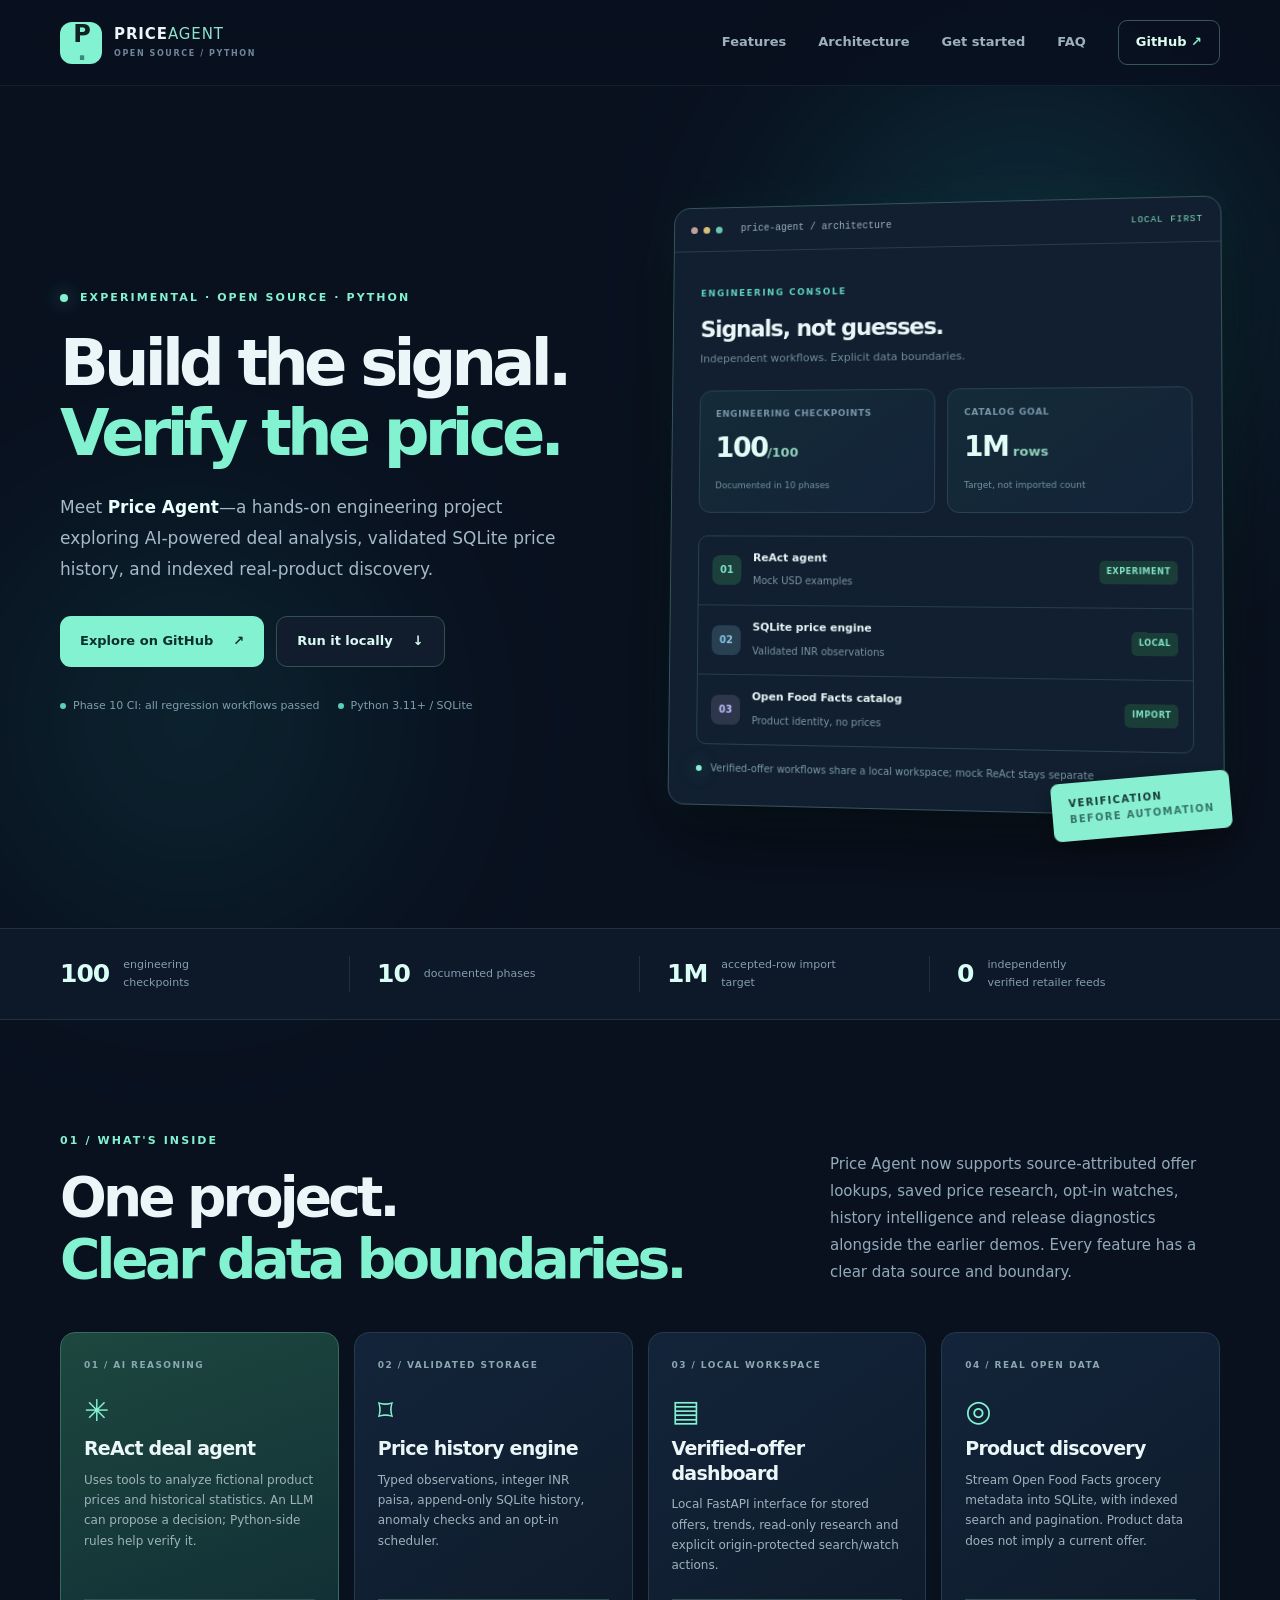
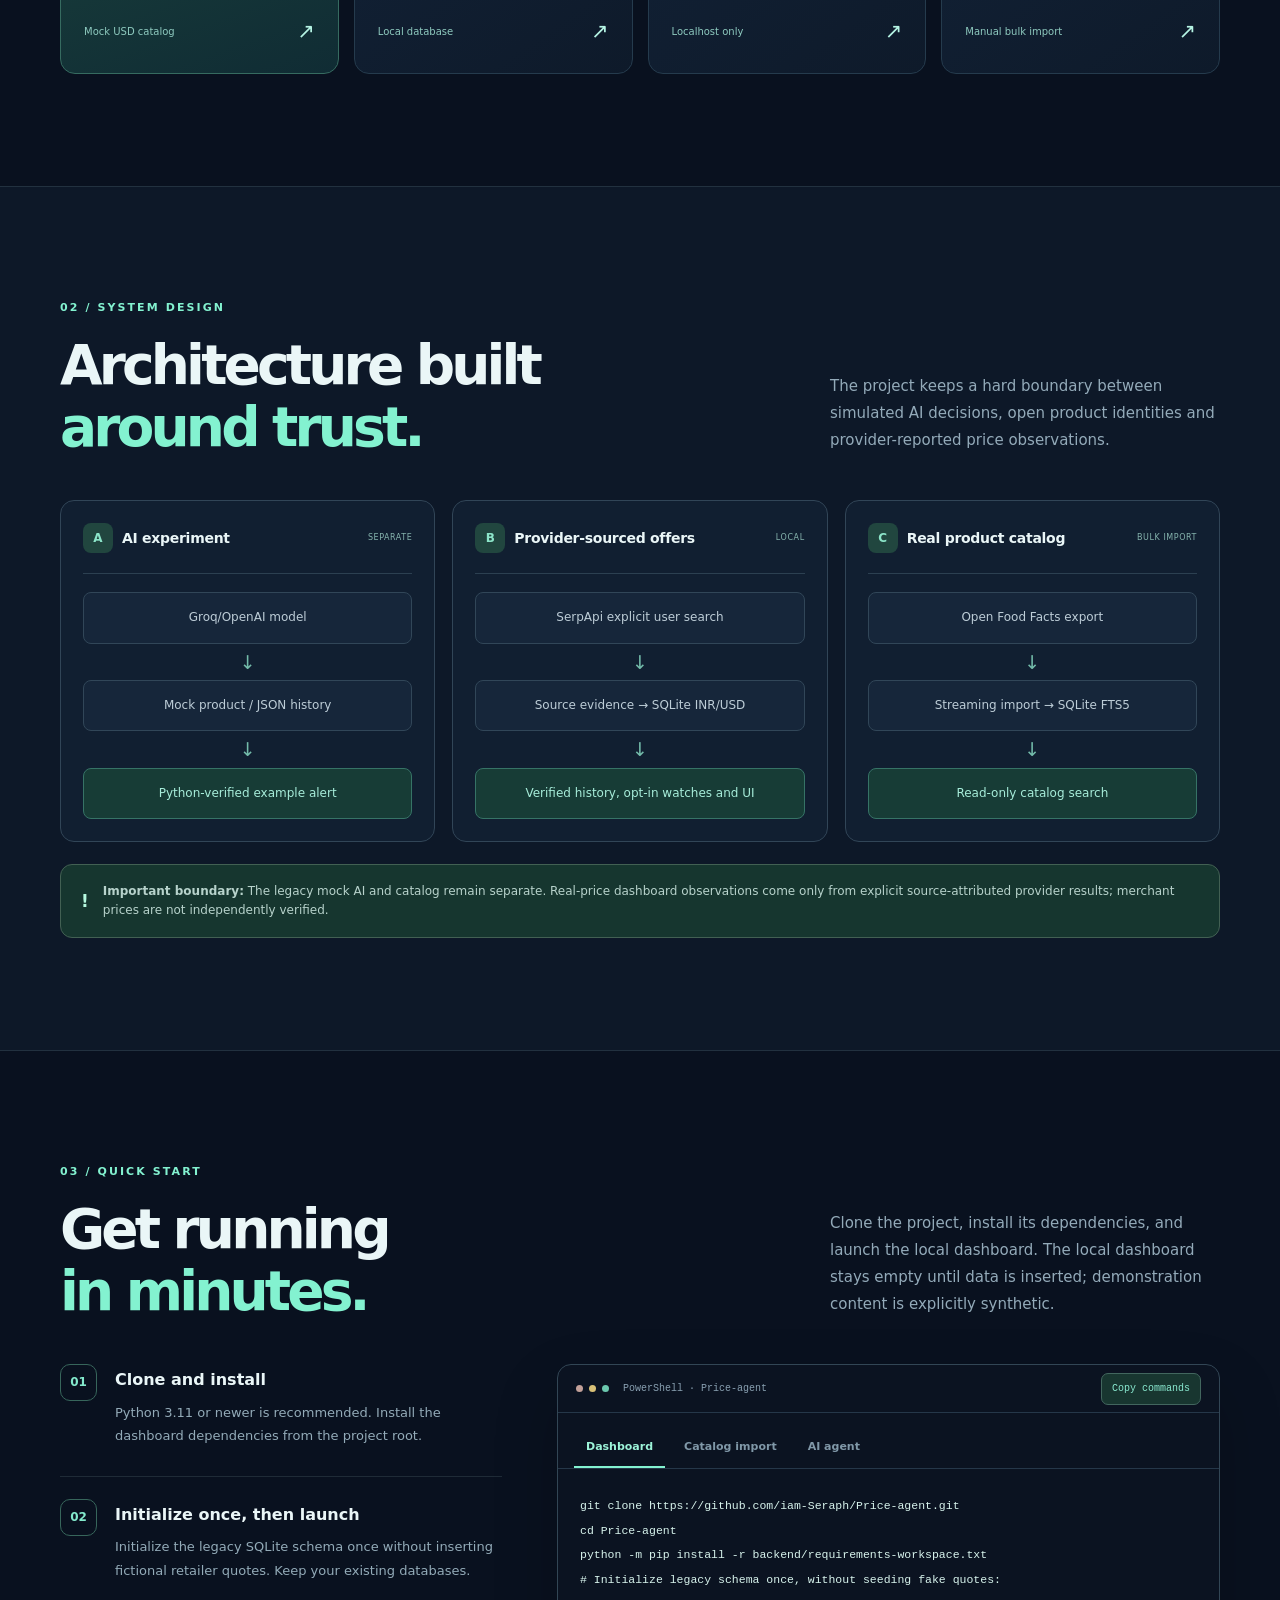
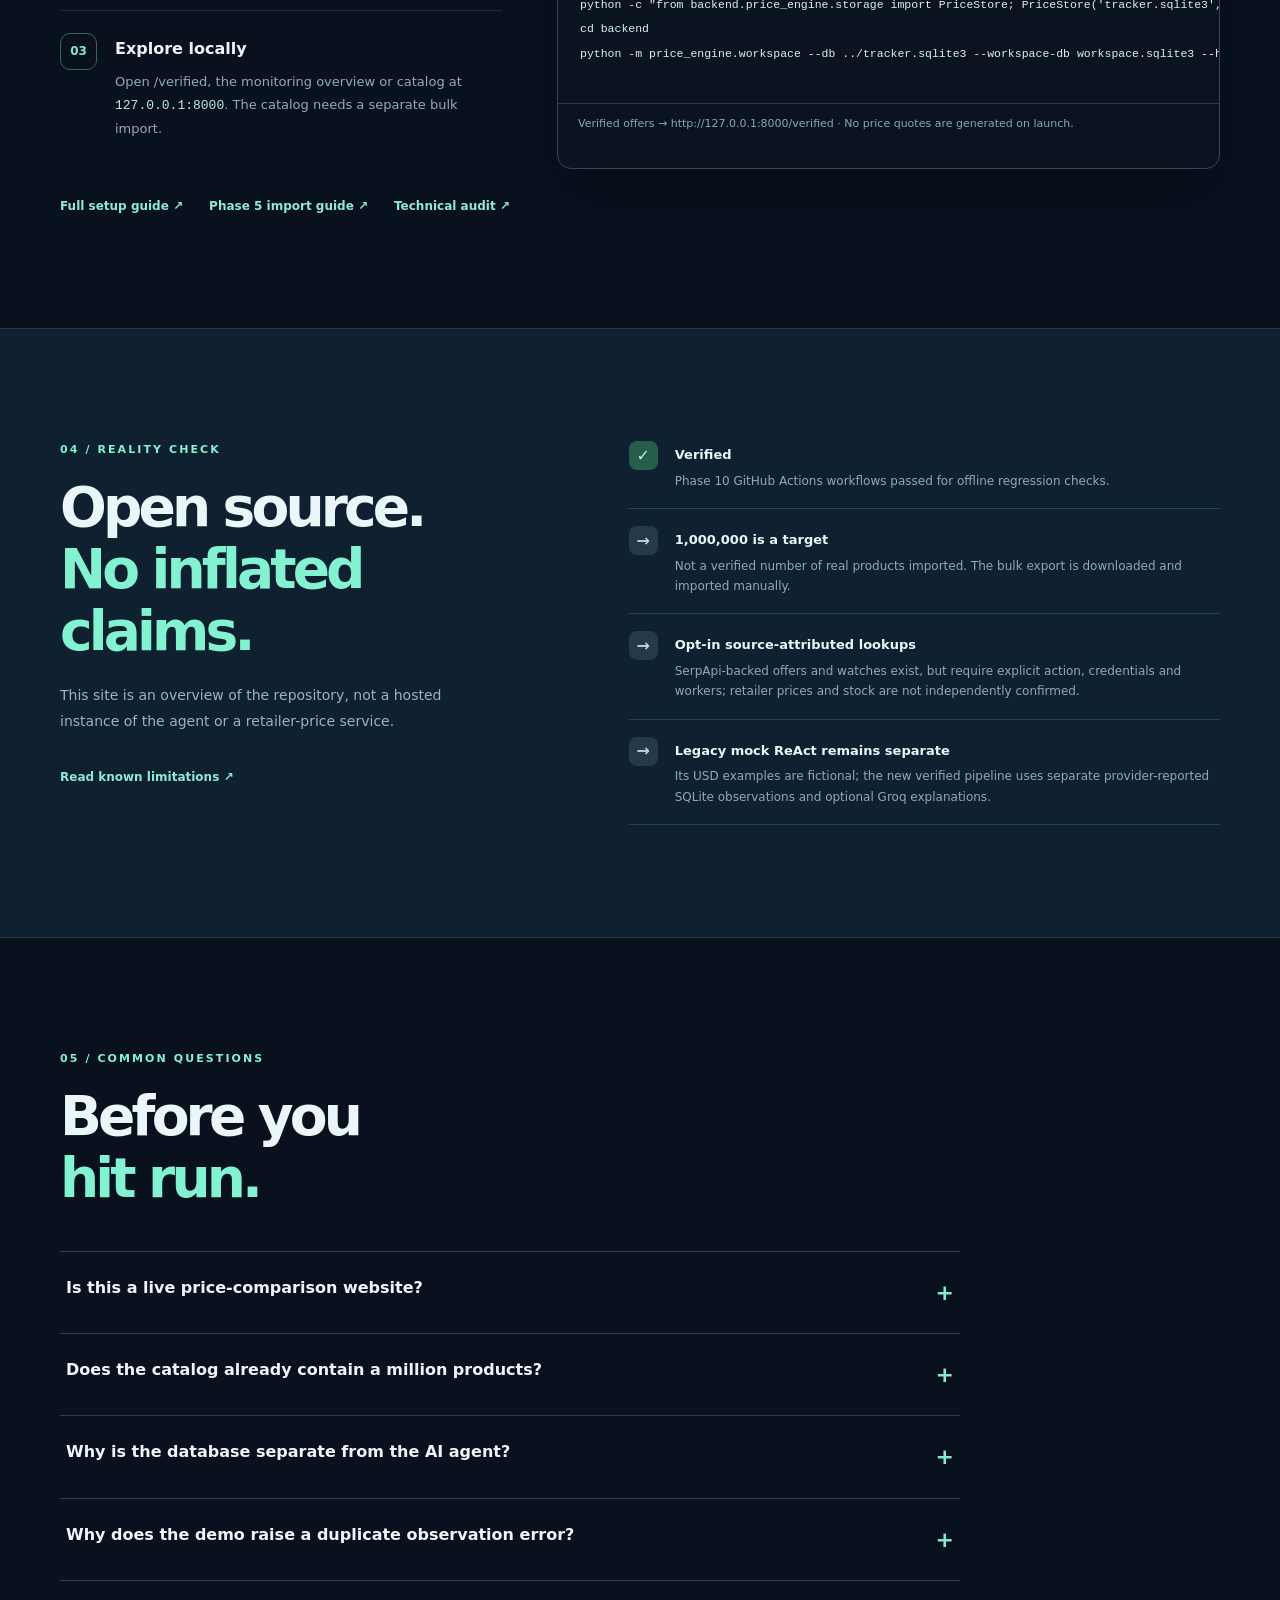
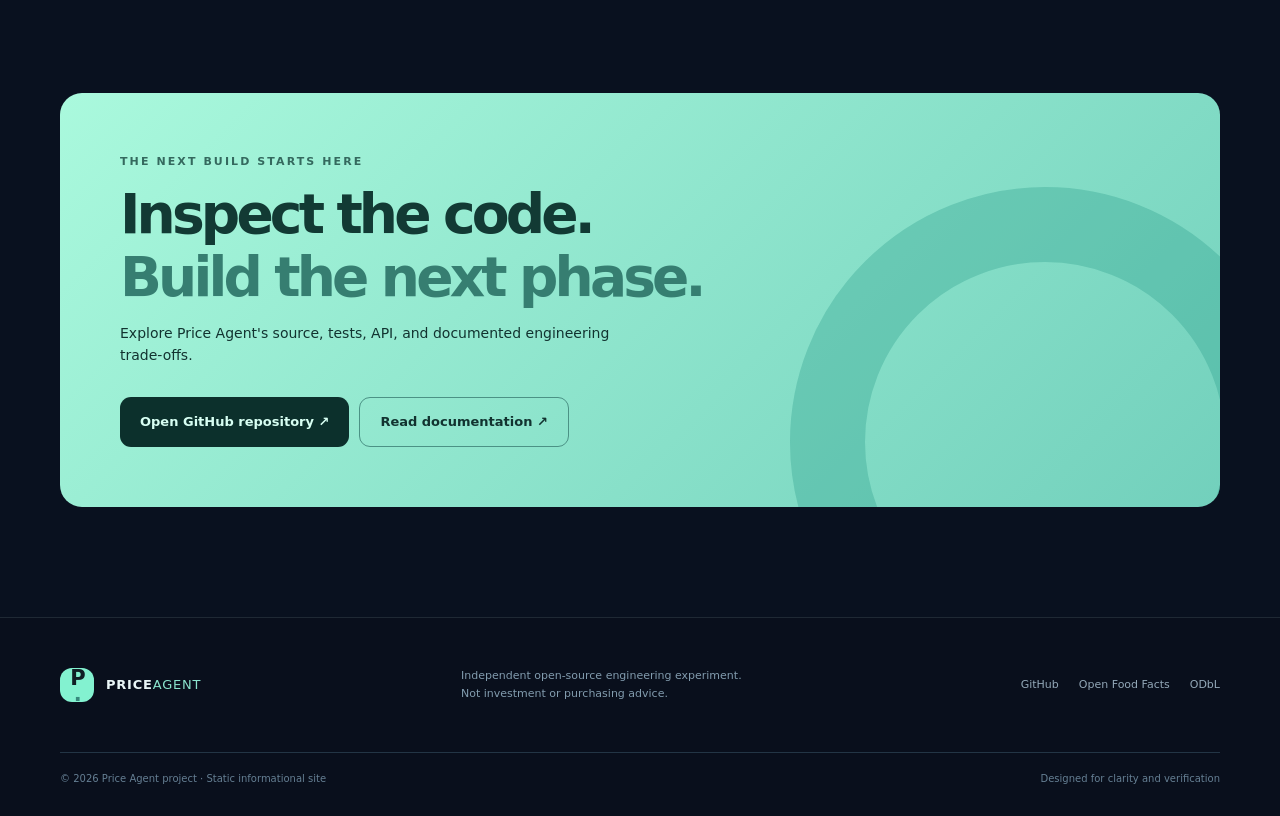
<file: site/index.html>
<!doctype html>
<html lang="en">
<head>
  <meta charset="UTF-8" />
  <meta name="viewport" content="width=device-width, initial-scale=1" />
  <meta name="theme-color" content="#09111f" />
  <meta name="description" content="Price Agent is an open-source Python experiment in AI deal analysis, validated price history, and searchable real-product data. Explore the code, architecture, and local setup." />
  <meta property="og:title" content="Price Agent — Build the signal. Verify the price." />
  <meta property="og:description" content="An open-source Python project combining agent experiments, SQLite price history, and an Open Food Facts catalog." />
  <meta property="og:type" content="website" />
  <title>Price Agent — Build the signal. Verify the price.</title>
  <link rel="icon" type="image/svg+xml" href="./favicon.svg" />
  <link rel="stylesheet" href="./style.css" />
  <script src="./script.js" defer></script>
</head>
<body>
  <a class="skip" href="#main">Skip to content</a>
  <div class="site-glow glow-a" aria-hidden="true"></div><div class="site-glow glow-b" aria-hidden="true"></div>
  <header class="header" id="top">
    <nav class="nav wrap" aria-label="Main navigation">
      <a class="logo" href="#top" aria-label="Price Agent home"><span class="logo-square">P<span>·</span></span><span class="logo-text">PRICE<span>AGENT</span><small>OPEN SOURCE / PYTHON</small></span></a>
      <button class="menu-button" id="menu-button" aria-controls="nav-links" aria-expanded="false" aria-label="Toggle menu"><span></span><span></span><span></span></button>
      <div class="nav-links" id="nav-links">
        <a href="#features">Features</a><a href="#architecture">Architecture</a><a href="#setup">Get started</a><a href="#questions">FAQ</a>
        <a class="nav-github" href="https://github.com/iam-Seraph/Price-agent" target="_blank" rel="noopener noreferrer">GitHub <span aria-hidden="true">↗</span></a>
      </div>
    </nav>
  </header>
  <main id="main">
    <section class="hero wrap" aria-labelledby="hero-title">
      <div class="hero-copy">
        <div class="eyebrow"><span class="pulse" aria-hidden="true"></span> EXPERIMENTAL · OPEN SOURCE · PYTHON</div>
        <h1 id="hero-title">Build the signal.<br/><span>Verify the price.</span></h1>
        <p class="hero-desc">Meet <strong>Price Agent</strong>—a hands-on engineering project exploring AI-powered deal analysis, validated SQLite price history, and indexed real-product discovery.</p>
        <div class="hero-actions"><a class="btn btn-primary" href="https://github.com/iam-Seraph/Price-agent" target="_blank" rel="noopener noreferrer">Explore on GitHub <span aria-hidden="true">↗</span></a><a class="btn btn-secondary" href="#setup">Run it locally <span aria-hidden="true">↓</span></a></div>
        <div class="hero-micro"><span><i aria-hidden="true"></i> Phase 10 CI: all regression workflows passed</span><span><i aria-hidden="true"></i> Python 3.11+ / SQLite</span></div>
      </div>
      <div class="hero-art" aria-label="Conceptual visualization of the separate Price Agent modules">
        <div class="mock-window">
          <div class="mock-titlebar"><div class="window-dots"><b></b><b></b><b></b></div><span>price-agent / architecture</span><span class="mock-live">LOCAL FIRST</span></div>
          <div class="mock-main">
            <div class="mock-head"><span class="mock-kicker">ENGINEERING CONSOLE</span><strong>Signals, not guesses.</strong><p>Independent workflows. Explicit data boundaries.</p></div>
            <div class="mock-metrics">
              <div><span>ENGINEERING CHECKPOINTS</span><strong>100<span>/100</span></strong><small>Documented in 10 phases</small></div>
              <div><span>CATALOG GOAL</span><strong>1M<span> rows</span></strong><small>Target, not imported count</small></div>
            </div>
            <div class="mock-data">
              <div class="mock-row"><span class="mock-icon one">01</span><div><strong>ReAct agent</strong><small>Mock USD examples</small></div><span class="chip">EXPERIMENT</span></div>
              <div class="mock-row"><span class="mock-icon two">02</span><div><strong>SQLite price engine</strong><small>Validated INR observations</small></div><span class="chip">LOCAL</span></div>
              <div class="mock-row"><span class="mock-icon three">03</span><div><strong>Open Food Facts catalog</strong><small>Product identity, no prices</small></div><span class="chip">IMPORT</span></div>
            </div>
            <div class="mock-footer"><span class="mini-dot"></span><span>Verified-offer workflows share a local workspace; mock ReAct stays separate</span></div>
          </div>
        </div>
        <div class="float-label">VERIFICATION <span>BEFORE AUTOMATION</span></div>
      </div>
    </section>
    <section class="stat-strip" aria-label="Project at a glance"><div class="wrap strip-grid"><div><b>100</b><span>engineering checkpoints</span></div><div><b>10</b><span>documented phases</span></div><div><b>1M</b><span>accepted-row import target</span></div><div><b>0</b><span>independently verified retailer feeds</span></div></div></section>
    <section class="section wrap" id="features"><div class="section-head"><div><div class="section-label">01 / WHAT'S INSIDE</div><h2>One project.<br/><span>Clear data boundaries.</span></h2></div><p>Price Agent now supports source-attributed offer lookups, saved price research, opt-in watches, history intelligence and release diagnostics alongside the earlier demos. Every feature has a clear data source and boundary.</p></div>
      <div class="feature-grid">
        <article class="feature-card featured"><div class="card-number">01 / AI REASONING</div><div class="feature-symbol">✳</div><h3>ReAct deal agent</h3><p>Uses tools to analyze fictional product prices and historical statistics. An LLM can propose a decision; Python-side rules help verify it.</p><div class="feature-foot"><span>Mock USD catalog</span><span class="card-arrow">↗</span></div></article>
        <article class="feature-card"><div class="card-number">02 / VALIDATED STORAGE</div><div class="feature-symbol">⌑</div><h3>Price history engine</h3><p>Typed observations, integer INR paisa, append-only SQLite history, anomaly checks and an opt-in scheduler.</p><div class="feature-foot"><span>Local database</span><span class="card-arrow">↗</span></div></article>
        <article class="feature-card"><div class="card-number">03 / LOCAL WORKSPACE</div><div class="feature-symbol">▤</div><h3>Verified-offer dashboard</h3><p>Local FastAPI interface for stored offers, trends, read-only research and explicit origin-protected search/watch actions.</p><div class="feature-foot"><span>Localhost only</span><span class="card-arrow">↗</span></div></article>
        <article class="feature-card"><div class="card-number">04 / REAL OPEN DATA</div><div class="feature-symbol">◎</div><h3>Product discovery</h3><p>Stream Open Food Facts grocery metadata into SQLite, with indexed search and pagination. Product data does not imply a current offer.</p><div class="feature-foot"><span>Manual bulk import</span><span class="card-arrow">↗</span></div></article>
      </div>
    </section>
    <section class="section architecture" id="architecture"><div class="wrap"><div class="section-head"><div><div class="section-label">02 / SYSTEM DESIGN</div><h2>Architecture built<br/><span>around trust.</span></h2></div><p>The project keeps a hard boundary between simulated AI decisions, open product identities and provider-reported price observations.</p></div>
      <div class="architecture-grid">
        <div class="flow-card"><div class="flow-head"><span class="flow-index">A</span><strong>AI experiment</strong><span class="flow-pill">SEPARATE</span></div><div class="flow-step">Groq/OpenAI model</div><div class="flow-line" aria-hidden="true">↓</div><div class="flow-step">Mock product / JSON history</div><div class="flow-line" aria-hidden="true">↓</div><div class="flow-end">Python-verified example alert</div></div>
        <div class="flow-card"><div class="flow-head"><span class="flow-index">B</span><strong>Provider-sourced offers</strong><span class="flow-pill">LOCAL</span></div><div class="flow-step">SerpApi explicit user search</div><div class="flow-line" aria-hidden="true">↓</div><div class="flow-step">Source evidence → SQLite INR/USD</div><div class="flow-line" aria-hidden="true">↓</div><div class="flow-end">Verified history, opt-in watches and UI</div></div>
        <div class="flow-card"><div class="flow-head"><span class="flow-index">C</span><strong>Real product catalog</strong><span class="flow-pill">BULK IMPORT</span></div><div class="flow-step">Open Food Facts export</div><div class="flow-line" aria-hidden="true">↓</div><div class="flow-step">Streaming import → SQLite FTS5</div><div class="flow-line" aria-hidden="true">↓</div><div class="flow-end">Read-only catalog search</div></div>
      </div><div class="boundary-note"><span class="boundary-icon">!</span><p><strong>Important boundary:</strong> The legacy mock AI and catalog remain separate. Real-price dashboard observations come only from explicit source-attributed provider results; merchant prices are not independently verified.</p></div>
      </div></section>
    <section class="section wrap" id="setup"><div class="section-head"><div><div class="section-label">03 / QUICK START</div><h2>Get running<br/><span>in minutes.</span></h2></div><p>Clone the project, install its dependencies, and launch the local dashboard. The local dashboard stays empty until data is inserted; demonstration content is explicitly synthetic.</p></div>
      <div class="setup-wrap"><div class="setup-steps"><div class="setup-step"><span>01</span><div><h3>Clone and install</h3><p>Python 3.11 or newer is recommended. Install the dashboard dependencies from the project root.</p></div></div><div class="setup-step"><span>02</span><div><h3>Initialize once, then launch</h3><p>Initialize the legacy SQLite schema once without inserting fictional retailer quotes. Keep your existing databases.</p></div></div><div class="setup-step"><span>03</span><div><h3>Explore locally</h3><p>Open /verified, the monitoring overview or catalog at <code>127.0.0.1:8000</code>. The catalog needs a separate bulk import.</p></div></div></div>
      <div class="terminal"><div class="terminal-header"><div class="window-dots"><b></b><b></b><b></b></div><span>PowerShell · Price-agent</span><button class="copy-button" id="copy-command" type="button" aria-label="Copy installation commands">Copy commands</button></div><div class="terminal-tabs" role="tablist" aria-label="Setup commands"><button class="terminal-tab active" id="tab-dashboard" role="tab" aria-selected="true" aria-controls="code-pane" data-tab="dashboard">Dashboard</button><button class="terminal-tab" id="tab-catalog" role="tab" aria-selected="false" aria-controls="code-pane" data-tab="catalog">Catalog import</button><button class="terminal-tab" id="tab-agent" role="tab" aria-selected="false" aria-controls="code-pane" data-tab="agent">AI agent</button></div><pre id="code-pane" role="tabpanel" aria-labelledby="tab-dashboard"><code id="terminal-code"></code></pre><div class="terminal-note" id="terminal-note" aria-live="polite"></div></div></div>
      <div class="setup-links"><a href="https://github.com/iam-Seraph/Price-agent/blob/main/README.md" target="_blank" rel="noopener noreferrer">Full setup guide ↗</a><a href="https://github.com/iam-Seraph/Price-agent/blob/main/docs/guides/open-food-facts-catalog.md" target="_blank" rel="noopener noreferrer">Phase 5 import guide ↗</a><a href="https://github.com/iam-Seraph/Price-agent/blob/main/docs/audits/legacy-hardening.md" target="_blank" rel="noopener noreferrer">Technical audit ↗</a></div>
    </section>
    <section class="section truth-section"><div class="wrap truth-grid"><div><div class="section-label">04 / REALITY CHECK</div><h2>Open source.<br/><span>No inflated claims.</span></h2><p>This site is an overview of the repository, not a hosted instance of the agent or a retailer-price service.</p><a class="inline-link" href="https://github.com/iam-Seraph/Price-agent/blob/main/docs/audits/legacy-hardening.md" target="_blank" rel="noopener noreferrer">Read known limitations ↗</a></div><div class="truth-list"><div><span class="truth-icon good">✓</span><div><strong>Verified</strong><p>Phase 10 GitHub Actions workflows passed for offline regression checks.</p></div></div><div><span class="truth-icon neutral">→</span><div><strong>1,000,000 is a target</strong><p>Not a verified number of real products imported. The bulk export is downloaded and imported manually.</p></div></div><div><span class="truth-icon neutral">→</span><div><strong>Opt-in source-attributed lookups</strong><p>SerpApi-backed offers and watches exist, but require explicit action, credentials and workers; retailer prices and stock are not independently confirmed.</p></div></div><div><span class="truth-icon neutral">→</span><div><strong>Legacy mock ReAct remains separate</strong><p>Its USD examples are fictional; the new verified pipeline uses separate provider-reported SQLite observations and optional Groq explanations.</p></div></div></div></div></section>
    <section class="section wrap faq" id="questions"><div class="section-head"><div><div class="section-label">05 / COMMON QUESTIONS</div><h2>Before you<br/><span>hit run.</span></h2></div></div><div class="faq-list"><details><summary>Is this a live price-comparison website?<span>+</span></summary><p>No. This is a static project overview. The separate local Python app supports source-attributed SerpApi shopping lookups and opt-in watches, but does not independently verify merchant prices or provide a hosted multi-user comparison service.</p></details><details><summary>Does the catalog already contain a million products?<span>+</span></summary><p>No. The importer targets up to one million accepted source rows. You must download and import the Open Food Facts export yourself, and the unique imported count may be lower. Data mainly covers food and grocery items.</p></details><details><summary>Why is the database separate from the AI agent?<span>+</span></summary><p>The legacy Groq/OpenAI ReAct experiment still uses fictional USD data. The newer provider-reported SQLite pipeline is separate and supports optional Groq explanations, not arbitrary autonomous purchases.</p></details><details><summary>Why does the demo raise a duplicate observation error?<span>+</span></summary><p>The demo reuses a source record identifier with a new timestamp on later runs. The database refuses the conflicting duplicate to protect append-only history. Run the demo once per new database file, then launch only the dashboard.</p></details></div></section>
    <section class="cta wrap"><div class="cta-inner"><div class="section-label">THE NEXT BUILD STARTS HERE</div><h2>Inspect the code.<br/><span>Build the next phase.</span></h2><p>Explore Price Agent's source, tests, API, and documented engineering trade-offs.</p><div class="cta-buttons"><a class="btn btn-dark" href="https://github.com/iam-Seraph/Price-agent" target="_blank" rel="noopener noreferrer">Open GitHub repository ↗</a><a class="btn btn-outline-dark" href="https://github.com/iam-Seraph/Price-agent/blob/main/README.md" target="_blank" rel="noopener noreferrer">Read documentation ↗</a></div></div></section>
  </main>
  <footer class="footer"><div class="wrap footer-row"><a class="logo footer-logo" href="#top"><span class="logo-square">P<span>·</span></span><span class="logo-text">PRICE<span>AGENT</span></span></a><p>Independent open-source engineering experiment. Not investment or purchasing advice.</p><div><a href="https://github.com/iam-Seraph/Price-agent" target="_blank" rel="noopener noreferrer">GitHub</a><a href="https://world.openfoodfacts.org" target="_blank" rel="noopener noreferrer">Open Food Facts</a><a href="https://opendatacommons.org/licenses/odbl/1-0/" target="_blank" rel="noopener noreferrer">ODbL</a></div></div><div class="wrap footer-bottom"><span>© <span id="year">2026</span> Price Agent project · Static informational site</span><span>Designed for clarity and verification</span></div></footer>
</body>
</html>
</file>
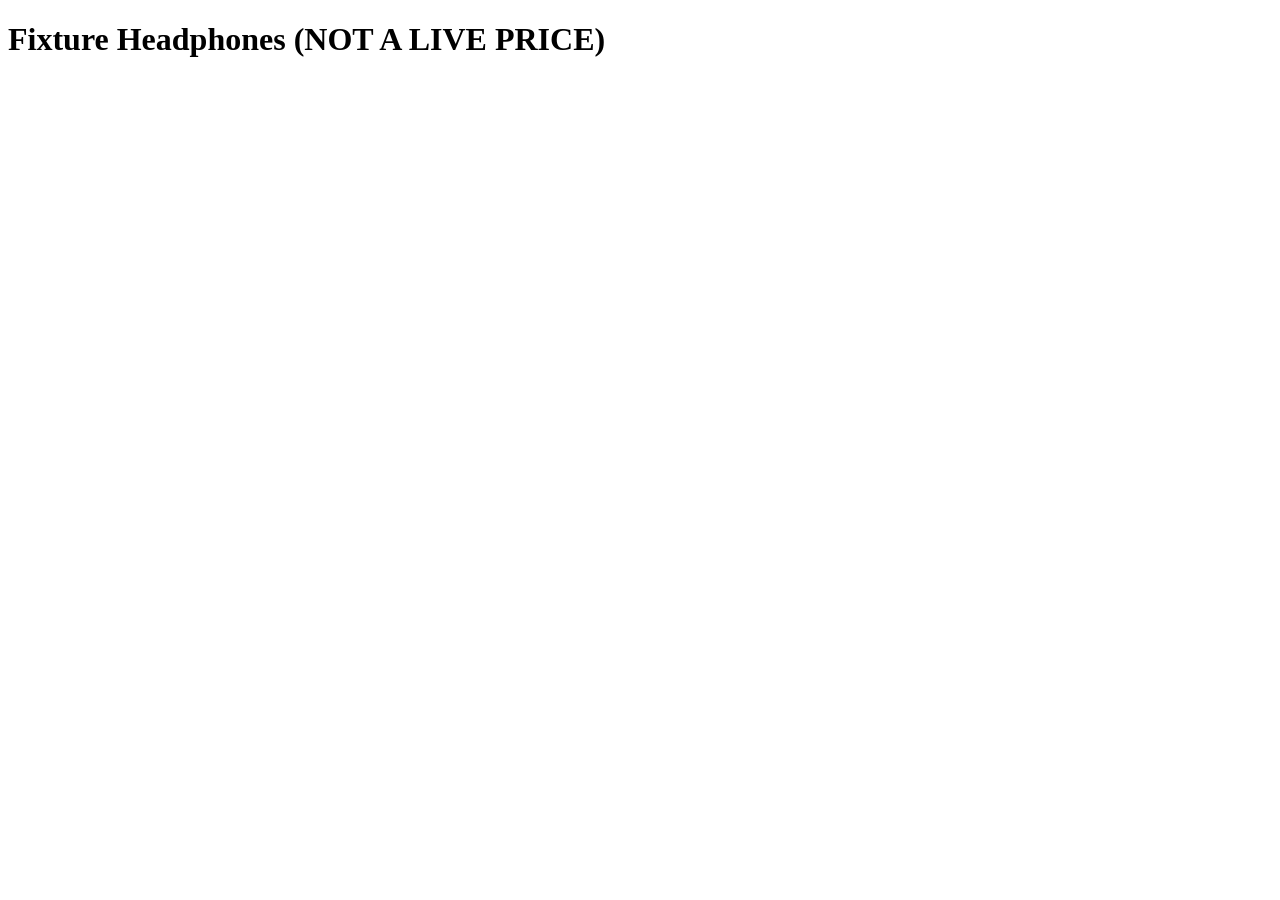
<file: backend/tests/fixtures/croma_product.html>
<!doctype html><html><head><script type="application/ld+json">{"@context":"https://schema.org","@type":"Product","name":"Fixture Headphones","sku":"SKU123","offers":{"@type":"Offer","price":"2499.00","priceCurrency":"INR","availability":"https://schema.org/InStock"}}</script></head><body><h1>Fixture Headphones (NOT A LIVE PRICE)</h1></body></html>
</file>
<file: site/style.css>
:root{--bg:#09111f;--surface:#0f1b2b;--surface2:#132236;--text:#eaf6f7;--muted:#96aaba;--line:rgba(178,216,218,.13);--accent:#83f2d0;--accent2:#57c8c9;--ink:#102025;--radius:18px;--max:1160px}
*{box-sizing:border-box}html{scroll-behavior:smooth}body{margin:0;color:var(--text);background:var(--bg);font-family:Inter,ui-sans-serif,system-ui,-apple-system,BlinkMacSystemFont,"Segoe UI",sans-serif;-webkit-font-smoothing:antialiased;line-height:1.6}a{color:inherit}button{font:inherit}::selection{background:#7ff4cf;color:#10262a}.wrap{width:min(var(--max),calc(100% - 64px));margin-inline:auto}.skip{position:absolute;top:-100px;left:10px;background:#fff;color:#000;z-index:50;padding:12px}.skip:focus{top:10px}.site-glow{position:absolute;pointer-events:none;filter:blur(100px);z-index:-1;border-radius:50%;opacity:.28}.glow-a{top:70px;right:2vw;width:460px;height:460px;background:#176b71}.glow-b{top:520px;left:0;width:380px;height:400px;background:#145257}.header{position:sticky;top:0;z-index:20;background:rgba(9,17,31,.82);backdrop-filter:blur(18px);border-bottom:1px solid rgba(171,221,222,.08)}.nav{height:85px;display:flex;align-items:center;justify-content:space-between}.logo{display:inline-flex;align-items:center;gap:12px;text-decoration:none}.logo-square{display:grid;place-items:center;width:42px;height:42px;border-radius:12px;background:var(--accent);font-size:24px;line-height:1;color:var(--ink);font-weight:900;letter-spacing:-.08em}.logo-square span{color:#37897c}.logo-text{font-size:15px;font-weight:900;letter-spacing:.06em;line-height:1.1}.logo-text>span{color:#8be4ce;font-weight:450}.logo-text small{display:block;color:#6e8798;font-size:8px;letter-spacing:.2em;margin-top:7px}.nav-links{display:flex;align-items:center;gap:32px}.nav-links a{text-decoration:none;color:#9eb0bc;font-size:13px;font-weight:650;transition:color .2s}.nav-links a:hover{color:var(--accent)}.nav-links .nav-github{border:1px solid #385653;padding:11px 17px;border-radius:9px;color:#defdf1}.nav-github span{color:var(--accent)}.menu-button{display:none}.hero{display:grid;grid-template-columns:1fr 1.05fr;align-items:center;gap:45px;min-height:615px;padding-block:89px 100px}.eyebrow,.section-label{color:var(--accent);font-size:11px;font-weight:850;letter-spacing:.19em}.eyebrow{display:flex;align-items:center;gap:12px}.pulse,.mini-dot{width:8px;height:8px;display:inline-block;border-radius:50%;background:var(--accent);box-shadow:0 0 18px #73f5d68c}.hero h1{font-size:clamp(48px,5vw,75px);line-height:1.085;letter-spacing:-.075em;font-weight:820;margin:23px 0 24px}.hero h1 span,h2>span{color:var(--accent)}.hero-desc{color:#a5b9c6;font-size:17px;max-width:525px;line-height:1.8}.hero-desc strong{color:#ebfffc}.hero-actions{display:flex;gap:12px;margin-top:32px;flex-wrap:wrap}.btn{display:inline-flex;justify-content:center;align-items:center;gap:20px;border-radius:11px;padding:14px 20px;text-decoration:none;font-size:13px;font-weight:800;transition:transform .2s,background .2s}.btn:hover{transform:translateY(-2px)}.btn-primary{background:var(--accent);color:#0d302d}.btn-primary:hover{background:#affce5}.btn-secondary{border:1px solid #355050;color:#dcf8f5;background:#111d2c}.hero-micro{display:flex;gap:18px;flex-wrap:wrap;margin-top:30px;color:#7f9eac;font-size:11px}.hero-micro span{display:flex;align-items:center;gap:7px}.hero-micro i{width:6px;height:6px;border-radius:50%;background:#5bcdb9}.hero-art{position:relative;padding:24px 2px 20px 15px}.mock-window{transform:perspective(1100px) rotateY(-5deg) rotateX(2deg);background:#111f30;border:1px solid #36545a;border-radius:17px;box-shadow:0 35px 75px #0007,0 0 50px #12696024;overflow:hidden}.mock-titlebar{display:flex;align-items:center;gap:19px;height:45px;border-bottom:1px solid #273c4e;padding:0 17px;color:#9cafbb;font-family:ui-monospace,SFMono-Regular,Consolas,monospace;font-size:10px}.window-dots{display:flex;gap:6px}.window-dots b{width:7px;height:7px;border-radius:50%;background:#c2a099}.window-dots b:nth-child(2){background:#d8c077}.window-dots b:nth-child(3){background:#6bc8ae}.mock-live{margin-left:auto;letter-spacing:.11em;color:#81e0bb;font-size:9px}.mock-main{padding:28px}.mock-kicker{color:#5fd4be;letter-spacing:.18em;font-size:9px;font-weight:800}.mock-head strong{display:block;font-size:23px;letter-spacing:-.055em;margin:8px 0 4px}.mock-head p{font-size:11px;margin:0;color:#718d9e}.mock-metrics{display:grid;grid-template-columns:1fr 1fr;gap:12px;margin:23px 0}.mock-metrics>div{border:1px solid #284351;background:linear-gradient(145deg,#142b38,#132338);border-radius:12px;padding:16px}.mock-metrics span{display:block;color:#7896a9;letter-spacing:.08em;font-size:9px;font-weight:700}.mock-metrics strong{font-size:28px;font-weight:780;letter-spacing:-.055em;display:block;margin-top:6px;color:#e2fcf7}.mock-metrics strong span{font-size:13px;display:inline;letter-spacing:0;color:#90cfba}.mock-metrics small{font-size:9px;color:#7294a4}.mock-data{border:1px solid #284351;border-radius:10px;overflow:hidden}.mock-row{display:flex;align-items:center;gap:12px;padding:13px 14px;border-bottom:1px solid #263d4c}.mock-row:last-child{border-bottom:none}.mock-icon{border-radius:8px;width:30px;height:30px;display:grid;place-items:center;font-size:10px;font-weight:800;background:#1c413c;color:#7de2c3}.mock-icon.two{background:#294052;color:#86c6e3}.mock-icon.three{background:#2e364b;color:#bfbfff}.mock-row>div{flex:1;min-width:0}.mock-row strong{font-size:11px;display:block}.mock-row small{font-size:10px;color:#7b96a7}.chip{border-radius:5px;padding:5px 7px;font-size:8px;font-weight:800;letter-spacing:.06em;background:#1b3d38;color:#7de2c3}.mock-footer{display:flex;align-items:center;gap:9px;padding:16px 0 0;font-size:10px;color:#7b9ba7}.mock-footer .mini-dot{width:6px;height:6px}.float-label{position:absolute;right:-11px;bottom:-7px;background:#88f0d1;color:#173b39;transform:rotate(-5deg);border-radius:8px;padding:13px 17px;font-size:10px;font-weight:900;letter-spacing:.13em;box-shadow:0 10px 30px #0006}.float-label span{display:block;color:#36766b}.stat-strip{border-block:1px solid var(--line);background:#0d1828}.strip-grid{display:grid;grid-template-columns:repeat(4,1fr);padding-block:27px}.strip-grid div{display:flex;align-items:center;gap:14px;padding-inline:27px;border-right:1px solid var(--line)}.strip-grid div:first-child{padding-left:0}.strip-grid div:last-child{border:0}.strip-grid b{color:#d8fef6;font-size:25px;line-height:1;letter-spacing:-.04em}.strip-grid span{font-size:11px;color:#839eaf;max-width:120px}.section{padding-block:112px;scroll-margin-top:80px}.section-head{display:flex;align-items:end;justify-content:space-between;gap:50px;margin-bottom:42px}.section-head h2,.truth-grid h2,.cta h2{font-size:clamp(37px,4.3vw,58px);line-height:1.13;letter-spacing:-.07em;margin:17px 0 0}.section-head>p{max-width:390px;margin:0 0 4px;color:#93aab9;font-size:15px;line-height:1.8}.feature-grid{display:grid;grid-template-columns:repeat(4,1fr);gap:15px}.feature-card{min-height:323px;padding:25px 23px;background:linear-gradient(145deg,#13243a,#0e1a2a);border:1px solid #253b4d;border-radius:15px;display:flex;flex-direction:column;transition:transform .2s,border-color .2s}.feature-card:hover{transform:translateY(-5px);border-color:#5b8d8a}.feature-card.featured{background:linear-gradient(160deg,#1d473f,#102c34);border-color:#366b60}.card-number{font-size:9px;letter-spacing:.16em;color:#8ba7b1;font-weight:800}.feature-symbol{font-size:30px;color:var(--accent);margin:23px 0 10px;line-height:1}.feature-card h3{font-size:19px;line-height:1.3;letter-spacing:-.04em;margin:0 0 9px}.feature-card p{font-size:12px;color:#9eb3bd;line-height:1.7;margin:0 0 23px}.feature-foot{display:flex;align-items:center;justify-content:space-between;margin-top:auto;border-top:1px solid #315051;padding-top:15px;color:#8ecabf;font-size:10px}.card-arrow{color:#b5f4e4;font-size:21px}.architecture{background:#0d1828;border-block:1px solid var(--line)}.architecture-grid{display:grid;grid-template-columns:repeat(3,1fr);gap:17px}.flow-card{background:#111f31;border:1px solid #314557;padding:22px;border-radius:14px}.flow-head{display:flex;align-items:center;gap:9px;border-bottom:1px solid #2c4051;padding-bottom:20px;margin-bottom:18px}.flow-head strong{font-size:14px;letter-spacing:-.02em}.flow-index{width:30px;height:30px;display:grid;place-items:center;color:#8ce5c9;background:#21463f;border-radius:8px;font-size:12px;font-weight:800}.flow-pill{color:#86b4ae;font-size:8px;margin-left:auto;letter-spacing:.07em}.flow-step,.flow-end{border:1px solid #314658;padding:15px;border-radius:8px;text-align:center;background:#16263a;color:#bdcdd7;font-size:12px}.flow-end{background:#173c36;border-color:#367366;color:#a7edda}.flow-line{text-align:center;color:#73bbaa;padding:4px;font-size:19px;line-height:1.5}.boundary-note{display:flex;align-items:center;gap:14px;border:1px solid #426053;background:#16362f;padding:17px 20px;border-radius:12px;margin-top:22px}.boundary-note p{color:#b7d2cb;font-size:12px;margin:0}.boundary-icon{font-size:17px;font-weight:900;color:#b5f9df}.setup-wrap{display:grid;grid-template-columns:.8fr 1.2fr;gap:55px}.setup-step{display:flex;gap:18px;padding:0 0 28px}.setup-step:not(:last-child){margin-bottom:22px;border-bottom:1px solid var(--line)}.setup-step>span{display:grid;place-items:center;flex:0 0 37px;height:37px;border:1px solid #37665b;border-radius:10px;font-size:12px;color:#83e9cc;font-weight:800}.setup-step h3{font-size:16px;margin:3px 0 8px}.setup-step p{font-size:13px;color:#93abb8;margin:0;line-height:1.8}.setup-step code{color:#b6eee0}.terminal{background:#0b1321;border:1px solid #324655;border-radius:14px;overflow:hidden;box-shadow:0 28px 65px #0003}.terminal-header{height:48px;border-bottom:1px solid #253749;display:flex;align-items:center;padding:0 18px;gap:14px;color:#89a0b1;font-family:ui-monospace,Consolas,monospace;font-size:10px}.copy-button{margin-left:auto;cursor:pointer;border:1px solid #42665e;border-radius:7px;color:#8aead1;background:#183630;padding:7px 10px;font-size:10px}.copy-button:hover,.copy-button:focus-visible{background:#255045}.terminal-tabs{display:flex;gap:7px;padding:15px 16px 0;border-bottom:1px solid #253749}.terminal-tab{background:none;border:0;border-bottom:2px solid transparent;color:#8098a8;padding:10px 12px;cursor:pointer;font-size:11px;font-weight:700}.terminal-tab.active{color:#9df4d9;border-bottom-color:var(--accent)}.terminal pre{margin:0;padding:25px 22px;color:#d8f4ed;font-size:11.5px;line-height:2.15;font-family:ui-monospace,SFMono-Regular,Consolas,"Liberation Mono",monospace;overflow-x:auto;min-height:234px;white-space:pre}.terminal code{font:inherit}.terminal-note{padding:11px 20px;border-top:1px solid #263b4c;color:#83acb0;font-size:11px;min-height:44px}.setup-links{display:flex;gap:26px;flex-wrap:wrap;margin-top:28px}.setup-links a,.inline-link{font-size:12px;font-weight:700;color:#90ead3;text-decoration:none}.setup-links a:hover,.inline-link:hover{text-decoration:underline}.truth-section{background:#0f2131;border-block:1px solid var(--line)}.truth-grid{display:grid;grid-template-columns:.9fr 1.1fr;gap:85px}.truth-grid>div:first-child>p{color:#9db3be;line-height:1.85;max-width:400px;font-size:14px;margin:21px 0 28px}.truth-list>div{display:flex;gap:17px;padding:17px 0;border-bottom:1px solid #2b4151}.truth-list>div:first-child{padding-top:0}.truth-icon{flex:0 0 29px;height:29px;display:grid;place-items:center;border-radius:8px;font-weight:900;background:#253949;color:#bcd7da}.truth-icon.good{background:#285c4b;color:#a7f9dc}.truth-list strong{font-size:13px}.truth-list p{color:#93a9b7;font-size:12px;line-height:1.7;margin:4px 0 0}.faq-list{max-width:900px}.faq-list details{border-bottom:1px solid #28404b}.faq-list details:first-child{border-top:1px solid #28404b}.faq-list summary{cursor:pointer;list-style:none;display:flex;justify-content:space-between;gap:15px;padding:23px 6px;font-size:16px;font-weight:700}.faq-list summary::-webkit-details-marker{display:none}.faq-list summary span{color:#83ebcb;font-size:22px;transition:transform .2s}.faq-list details[open] summary span{transform:rotate(45deg)}.faq-list details p{margin:0 45px 24px 6px;max-width:730px;color:#9db5c1;line-height:1.8;font-size:13px}.cta{padding-bottom:110px}.cta-inner{background:linear-gradient(135deg,#aaf9dd,#72d0bc);border-radius:22px;padding:60px;color:#123330;position:relative;overflow:hidden}.cta-inner:after{content:"";position:absolute;right:-80px;bottom:-190px;border:75px solid #2a9c8955;width:360px;height:360px;border-radius:50%}.cta-inner>.section-label{color:#34695e}.cta h2{margin:13px 0;color:#123a34;position:relative;z-index:1}.cta h2 span{color:#367e71}.cta p{max-width:500px;font-size:14px;position:relative;z-index:1}.cta-buttons{display:flex;gap:10px;flex-wrap:wrap;margin-top:30px;position:relative;z-index:1}.btn-dark{background:#0c302c;color:#d8fff3}.btn-outline-dark{border:1px solid #4b9285;color:#123330}.footer{border-top:1px solid var(--line);background:#090f1c}.footer-row{display:flex;gap:30px;justify-content:space-between;align-items:center;padding-block:38px}.footer-logo .logo-text{font-size:13px}.footer-logo .logo-square{width:34px;height:34px;font-size:21px}.footer-row p{font-size:11px;color:#829cae;max-width:300px}.footer-row>div{display:flex;gap:20px}.footer-row>div a{font-size:11px;color:#93a8b8;text-decoration:none}.footer-bottom{display:flex;justify-content:space-between;gap:20px;border-top:1px solid #233545;padding:18px 0 30px;color:#657f93;font-size:10px}a:focus-visible,button:focus-visible,summary:focus-visible{outline:2px solid var(--accent);outline-offset:4px}
@media(max-width:1100px){.feature-grid{grid-template-columns:repeat(2,1fr)}.hero{gap:18px}.hero h1{font-size:59px}.strip-grid div{gap:10px;padding-inline:12px}.strip-grid b{font-size:22px}.strip-grid span{font-size:10px}.setup-wrap{gap:30px}}
@media(max-width:800px){.wrap{width:min(var(--max),calc(100% - 36px))}.nav{height:72px}.menu-button{display:flex;flex-direction:column;justify-content:center;gap:5px;border:1px solid #365251;border-radius:8px;background:#112532;padding:9px;width:40px;height:38px}.menu-button span{height:2px;width:20px;background:#a9e9d5}.nav-links{display:none;position:absolute;top:72px;left:0;right:0;background:#0e1b2b;padding:20px;flex-direction:column;align-items:stretch;gap:8px;border-bottom:1px solid #31504e}.nav-links.is-open{display:flex}.nav-links a{padding:10px}.hero{grid-template-columns:1fr;min-height:unset;padding:68px 0 78px;gap:24px}.hero h1{font-size:clamp(48px,8vw,70px)}.hero-desc{max-width:680px}.hero-art{max-width:610px;margin:auto;width:100%}.mock-window{transform:none}.float-label{right:0}.stat-strip .strip-grid{grid-template-columns:repeat(2,1fr);gap:15px}.strip-grid div{border-right:none;padding:8px 0}.strip-grid div:nth-child(odd){border-right:1px solid var(--line)}.section{padding-block:75px}.section-head{display:block}.section-head>p{max-width:680px;margin-top:20px}.architecture-grid{grid-template-columns:1fr}.flow-card{max-width:600px;width:100%;margin-inline:auto}.setup-wrap{grid-template-columns:1fr}.truth-grid{grid-template-columns:1fr;gap:35px}.footer-row{flex-wrap:wrap}.footer-row>div{width:100%}}
@media(max-width:520px){.hero h1{font-size:45px}.hero-desc{font-size:15px}.hero-actions{display:grid;grid-template-columns:1fr}.hero-micro{gap:12px}.mock-main{padding:18px}.mock-head strong{font-size:19px}.mock-metrics strong{font-size:24px}.float-label{font-size:8px;padding:10px}.feature-grid{grid-template-columns:1fr}.feature-card{min-height:260px}.section-head h2,.truth-grid h2,.cta h2{font-size:38px}.strip-grid b{font-size:22px}.strip-grid span{max-width:100px}.terminal pre{font-size:10px;padding:17px 14px;min-height:260px}.terminal-tab{font-size:10px;padding:9px}.cta-inner{padding:37px 23px}.cta-buttons{display:grid}.footer-bottom{flex-direction:column}.setup-links{gap:17px}}
@media(prefers-reduced-motion:reduce){*,*:before,*:after{animation:none!important;transition:none!important;scroll-behavior:auto!important}}
</file>
